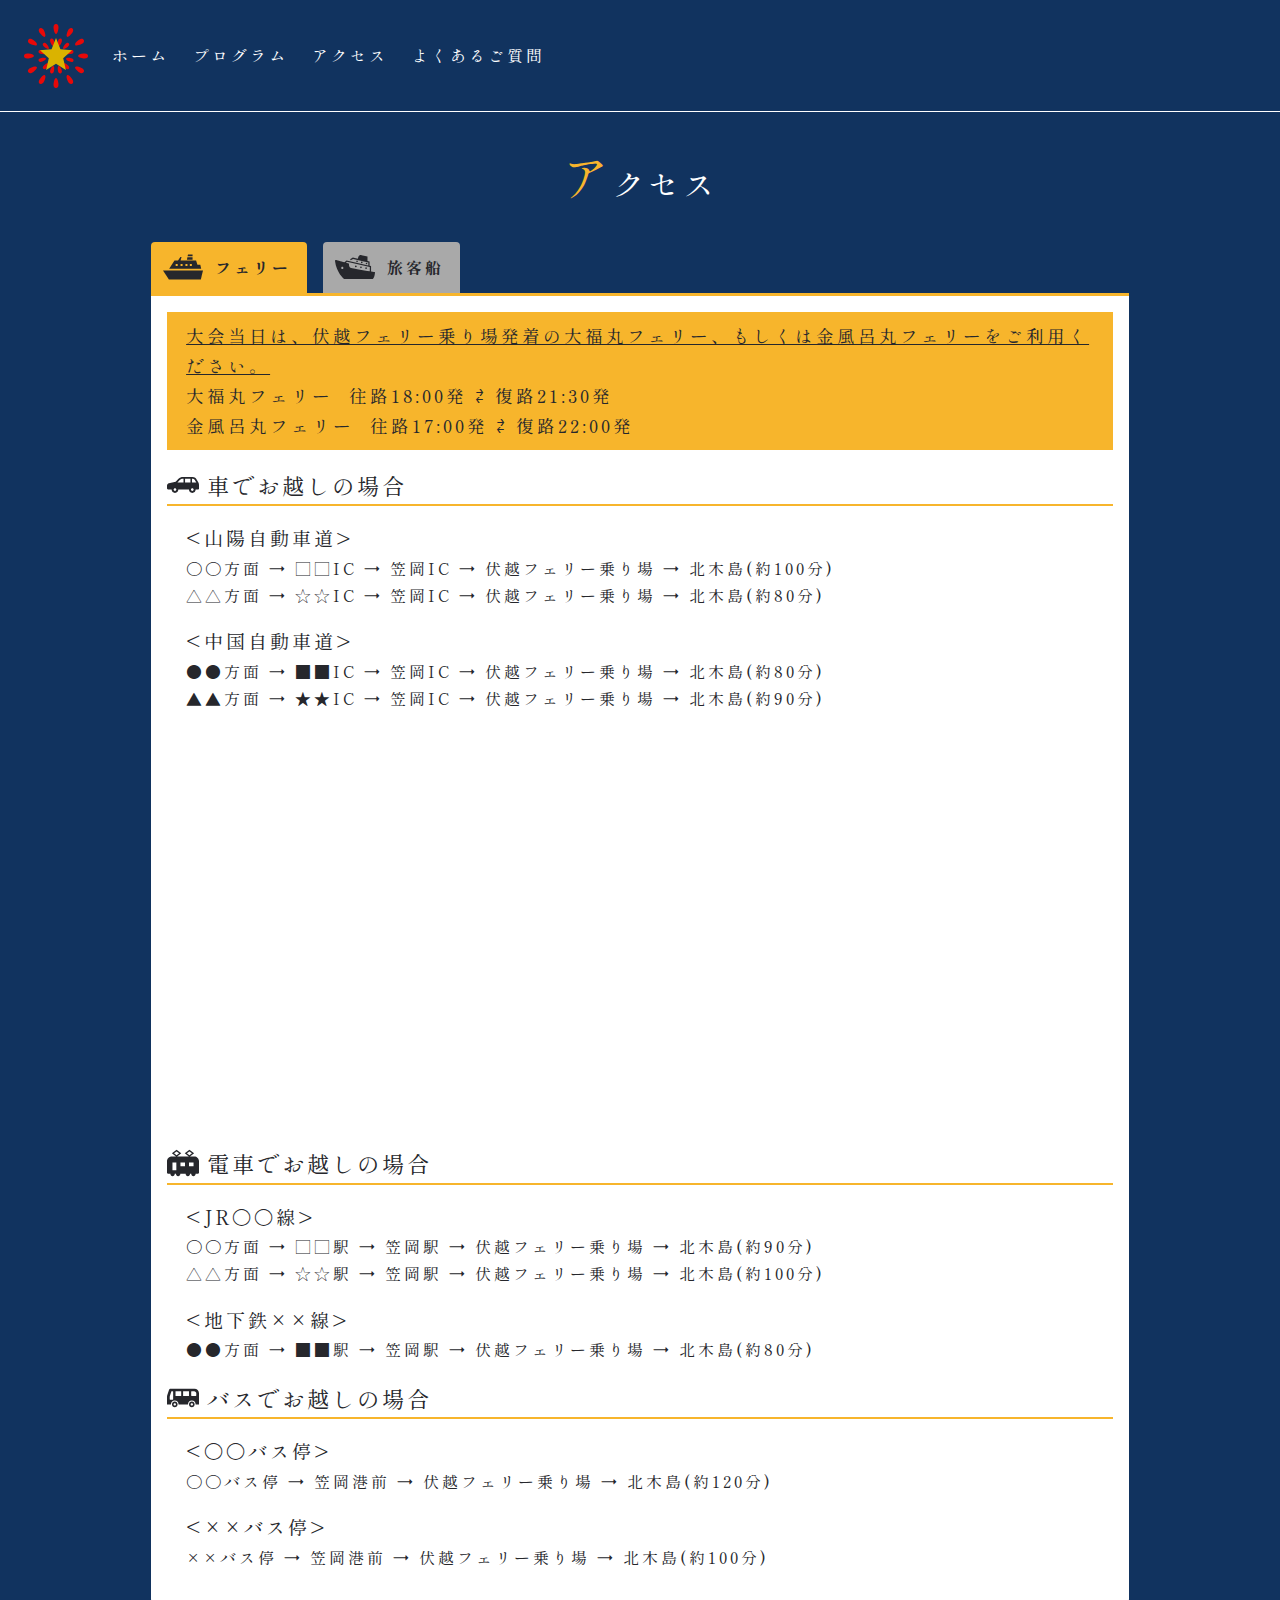
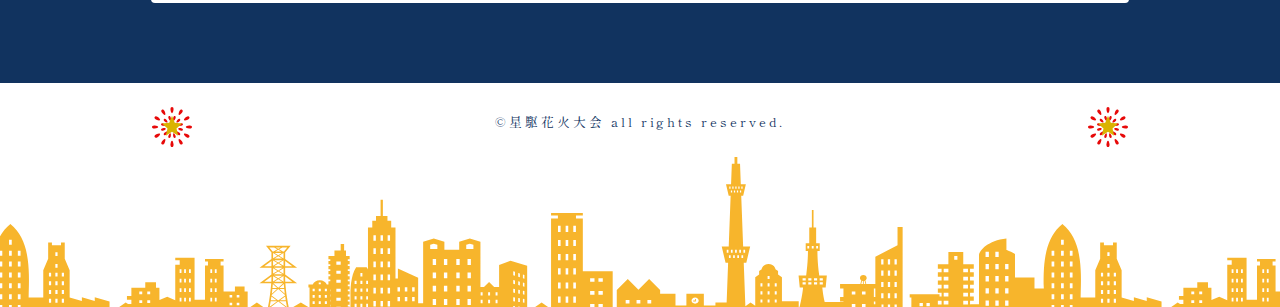
<file: access.html>
<!DOCTYPE html>
<html lang="ja">
<head>
    <meta charset="UTF-8">
    <meta http-equiv="X-UA-Compatible" content="IE=edge">
    <meta name="viewport" content="width=device-width, initial-scale=1.0">
    <link rel="stylesheet" href="css/destyle.css" type="text/css">
    <link rel="stylesheet" href="css/common.css" type="text/css">
    <link rel="stylesheet" href="css/access.css" type="text/css">
    <link rel="preconnect" href="https://fonts.googleapis.com">
    <link rel="preconnect" href="https://fonts.gstatic.com" crossorigin>
    <link href="https://fonts.googleapis.com/css2?family=Shippori+Mincho+B1&display=swap" rel="stylesheet">
    <title>星駆花火大会 | アクセス</title>
</head>
<body>
    <header id="header">
        <nav id="nav">
            <h1 class="header-logo">
                <img src="images/logo-red.svg" alt="星駆花火大会ロゴ">
            </h1>
            <ul class="header-nav">
                <li class="header-nav-item"><a href="home.html">ホーム</a></li>
                <li class="header-nav-item"><a href="program.html">プログラム</a></li>
                <li class="header-nav-item"><a href="access.html">アクセス</a></li>
                <li class="header-nav-item"><a href="faq.html">よくあるご質問</a></li>
            </ul>
        </nav>
        <div class="hamburger-menu">
            <span></span>
            <span></span>
            <span></span>
        </div>
        <div id="mask">
            <nav class="global-nav">
                <ul class="nav-list">
                    <li class="header-nav-item"><a href="home.html">ホーム</a></li>
                    <li class="header-nav-item"><a href="program.html">プログラム</a></li>
                    <li class="header-nav-item"><a href="access.html">アクセス</a></li>
                    <li class="header-nav-item"><a href="faq.html">よくあるご質問</a></li>
                </ul>
            </nav>
        </div>
    </header>
    <main id="main">
        <section id="access" class="wrapper">
            <div class="section-title">
                <p>アクセス</p>
            </div>
            <div class="tab-container">
                <input type="radio" id="access-ferry" name="tab" class="tab-menu" checked="checked">
                <label class="tab-label" for="access-ferry" id="ferry-tab">フェリー</label>
                <div class="tab-contents">
                    <div class="access-container">
                        <div class="access-note">
                            <p>大会当日は、伏越フェリー乗り場発着の大福丸フェリー、もしくは金風呂丸フェリーをご利用ください。</p>
                            <dl>
                                <dt>大福丸フェリー</dt>
                                <dd>往路18:00発&nbsp⇄&nbsp復路21:30発</dd>
                            </dl>
                            <dl>
                                <dt>金風呂丸フェリー</dt>
                                <dd>往路17:00発&nbsp⇄&nbsp復路22:00発</dd>
                            </dl>
                        </div>
                        <h2 class="aceess-title car">車でお越しの場合</h2>
                        <div class="method">
                            <div class="detail">
                                <h3 class="detail-title">&lt;山陽自動車道&gt;</h3>
                                <p>〇〇方面&nbsp→&nbsp□□IC&nbsp→&nbsp笠岡IC&nbsp→&nbsp伏越フェリー乗り場&nbsp→&nbsp北木島(約100分)</p>
                                <p>△△方面&nbsp→&nbsp☆☆IC&nbsp→&nbsp笠岡IC&nbsp→&nbsp伏越フェリー乗り場&nbsp→&nbsp北木島(約80分)</p>
                            </div>
                            <div class="detail">
                                <h3 class="detail-title">&lt;中国自動車道&gt;</h3>
                                <p>●●方面&nbsp→&nbsp■■IC&nbsp→&nbsp笠岡IC&nbsp→&nbsp伏越フェリー乗り場&nbsp→&nbsp北木島(約80分)</p>
                                <p>▲▲方面&nbsp→&nbsp★★IC&nbsp→&nbsp笠岡IC&nbsp→&nbsp伏越フェリー乗り場&nbsp→&nbsp北木島(約90分)</p>
                            </div>
                        </div>
                        <div class="map">
                            <iframe src="https://www.google.com/maps/embed?pb=!1m18!1m12!1m3!1d3288.1241869398423!2d133.50732131565846!3d34.49973578048655!2m3!1f0!2f0!3f0!3m2!1i1024!2i768!4f13.1!3m3!1m2!1s0x35516ba60a0b3a5f%3A0xe31f4c390c424c80!2z5LyP6LaK44OV44Kn44Oq44O85LmX44KK5aC0!5e0!3m2!1sja!2sjp!4v1628859592152!5m2!1sja!2sjp" width="800" height="400" style="border:0;" allowfullscreen="" loading="lazy"></iframe>
                        </div>
                        <h2 class="aceess-title train">電車でお越しの場合</h2>
                        <div class="method">
                            <div class="detail">
                                <h3 class="detail-title">&lt;JR〇〇線&gt;</h3>
                                <p>〇〇方面&nbsp→&nbsp□□駅&nbsp→&nbsp笠岡駅&nbsp→&nbsp伏越フェリー乗り場&nbsp→&nbsp北木島(約90分)</p>
                                <p>△△方面&nbsp→&nbsp☆☆駅&nbsp→&nbsp笠岡駅&nbsp→&nbsp伏越フェリー乗り場&nbsp→&nbsp北木島(約100分)</p>
                            </div>
                            <div class="detail">
                                <h3 class="detail-title">&lt;地下鉄××線&gt;</h3>
                                <p>●●方面&nbsp→&nbsp■■駅&nbsp→&nbsp笠岡駅&nbsp→&nbsp伏越フェリー乗り場&nbsp→&nbsp北木島(約80分)</p>
                            </div>
                        </div>
                        <h2 class="aceess-title bus">バスでお越しの場合</h2>
                        <div class="method">
                            <div class="detail">
                                <h3 class="detail-title">&lt;〇〇バス停&gt;</h3>
                                <p>〇〇バス停&nbsp→&nbsp笠岡港前&nbsp→&nbsp伏越フェリー乗り場&nbsp→&nbsp北木島(約120分)</p>
                            </div>
                            <div class="detail">
                                <h3 class="detail-title">&lt;××バス停&gt;</h3>
                                <p>××バス停&nbsp→&nbsp笠岡港前&nbsp→&nbsp伏越フェリー乗り場&nbsp→&nbsp北木島(約100分)</p>
                            </div>
                        </div>
                    </div>
                </div>

                <input type="radio" id="access-passenger-ship" name="tab" class="tab-menu">
                <label class="tab-label" for="access-passenger-ship" id="passenger-ship-tab">旅客船</label>
                <div class="tab-contents">
                    <div class="access-container">
                        <div class="access-note">
                            <p>大会当日は、笠岡の住吉港から運航する三洋汽船の旅客船をご利用ください。</p>
                            <dl>
                                <dt>旅客船</dt>
                                <dd>往路17:30発&nbsp⇄&nbsp復路なし</dd>
                            </dl>
                            <span>旅客船の復路はありませんので、お帰りの際はフェリーをご利用ください。</span>
                        </div>
                        <div class="access-item">
                            <h2 class="aceess-title car">車でお越しの場合</h2>
                            <div class="method">
                                <div class="detail">
                                    <h3 class="detail-title">&lt;山陽自動車道&gt;</h3>
                                    <p>〇〇方面&nbsp→&nbsp□□IC&nbsp→&nbsp笠岡IC&nbsp→&nbsp笠岡港&nbsp→&nbsp北木島(約120分)</p>
                                    <p>△△方面&nbsp→&nbsp☆☆IC&nbsp→&nbsp笠岡IC&nbsp→&nbsp笠岡港&nbsp→&nbsp北木島(約100分)</p>
                                </div>
                                <div class="detail">
                                    <h3 class="detail-title">&lt;中国自動車道&gt;</h3>
                                    <p>●●方面&nbsp→&nbsp■■IC&nbsp→&nbsp笠岡IC&nbsp→&nbsp笠岡港&nbsp→&nbsp北木島(約80分)</p>
                                    <p>▲▲方面&nbsp→&nbsp★★IC&nbsp→&nbsp笠岡IC&nbsp→&nbsp笠岡港&nbsp→&nbsp北木島(約60分)</p>
                                </div>
                            </div>
                            <div class="map">
                                <iframe src="https://www.google.com/maps/embed?pb=!1m18!1m12!1m3!1d3287.975933484139!2d133.5009059512982!3d34.50349440116528!2m3!1f0!2f0!3f0!3m2!1i1024!2i768!4f13.1!3m3!1m2!1s0x35516aea098f5481%3A0x227a5bf04a05e47d!2z56yg5bKh5riv!5e0!3m2!1sja!2sjp!4v1628861588010!5m2!1sja!2sjp" width="800" height="400" style="border:0;" allowfullscreen="" loading="lazy"></iframe>
                            </div>
                        </div>
                        <div class="access-item">
                            <h2 class="aceess-title train">電車でお越しの場合</h2>
                            <div class="method">
                                <div class="detail">
                                    <h3 class="detail-title">&lt;JR〇〇線&gt;</h3>
                                    <p>〇〇方面&nbsp→&nbsp□□駅&nbsp→&nbsp笠岡駅&nbsp→&nbsp笠岡港&nbsp→&nbsp北木島(約100分)</p>
                                    <p>△△方面&nbsp→&nbsp☆☆駅&nbsp→&nbsp笠岡駅&nbsp→&nbsp笠岡港&nbsp→&nbsp北木島(約80分)</p>
                                </div>
                                <div class="detail">
                                    <h3 class="detail-title">&lt;地下鉄××線&gt;</h3>
                                    <p>●●方面&nbsp→&nbsp■■駅&nbsp→&nbsp笠岡駅&nbsp→&nbsp笠岡港&nbsp→&nbsp北木島(約110分)</p>
                                </div>
                            </div>
                        </div>
                        <div class="access-item">
                            <h2 class="aceess-title bus">バスでお越しの場合</h2>
                            <div class="method">
                                <div class="detail">
                                    <h3 class="detail-title">&lt;〇〇バス停&gt;</h3>
                                    <p>〇〇バス停&nbsp→&nbsp笠岡港前&nbsp→&nbsp笠岡港&nbsp→&nbsp北木島(約120分)</p>
                                </div>
                                <div class="detail">
                                    <h3 class="detail-title">&lt;××バス停&gt;</h3>
                                    <p>××バス停&nbsp→&nbsp笠岡港前&nbsp→&nbsp笠岡港&nbsp→&nbsp北木島(約150分)</p>
                                </div>
                            </div>
                        </div>
                    </div>
                </div>
            </div>
        </section>
    </main>

    <footer id="footer">
        <div class="footer-wrapper">
            <div class="footer-img"></div>
            <p><small>&copy;星駆花火大会 all rights reserved.</small></p>
            <div class="footer-img"></div>
        </div>
        <div class="building-image"></div>
    </footer>
    <script src="https://ajax.googleapis.com/ajax/libs/jquery/1.11.1/jquery.min.js"></script>
    <script type="text/javascript" src="js/common.js"></script>
</body>
</html>
</file>
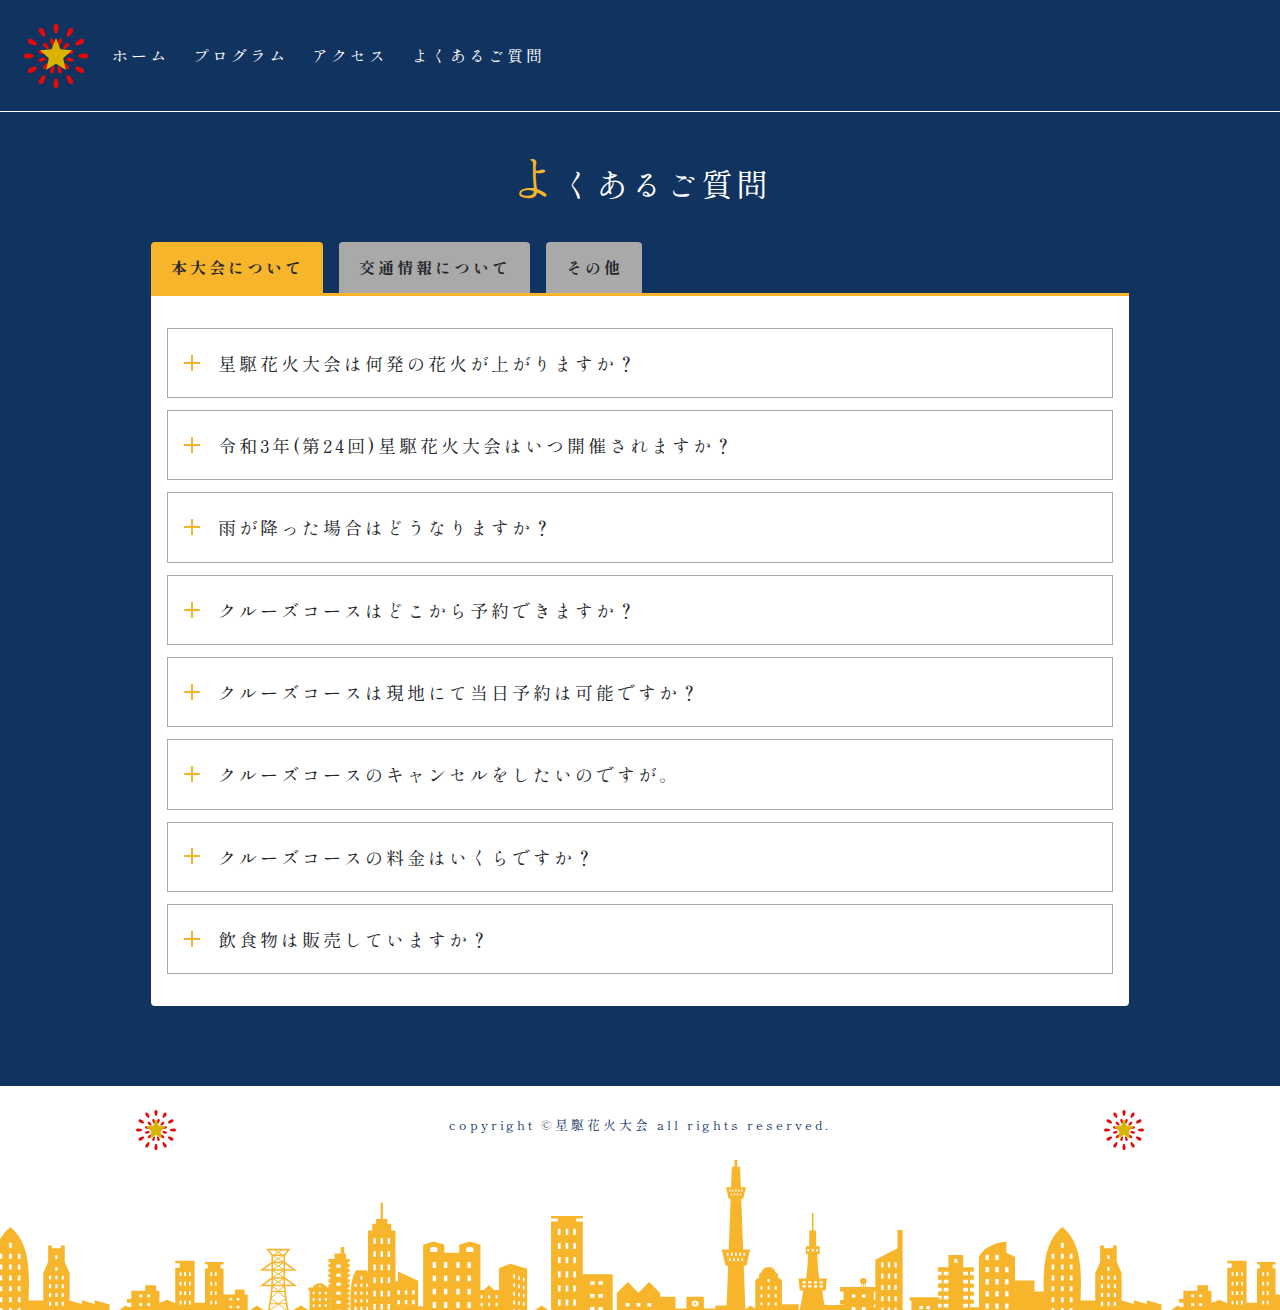
<file: faq.html>
<!DOCTYPE html>
<html lang="ja">
<head>
    <meta charset="UTF-8">
    <meta http-equiv="X-UA-Compatible" content="IE=edge">
    <meta name="viewport" content="width=device-width, initial-scale=1.0">
    <link rel="stylesheet" href="css/destyle.css" type="text/css">
    <link rel="stylesheet" href="css/common.css" type="text/css">
    <link rel="stylesheet" href="css/faq.css" type="text/css">
    <link rel="preconnect" href="https://fonts.googleapis.com">
    <link rel="preconnect" href="https://fonts.gstatic.com" crossorigin>
    <link href="https://fonts.googleapis.com/css2?family=Shippori+Mincho+B1&display=swap" rel="stylesheet">
    <title>星駆花火大会 | よくあるご質問</title>
</head>
<body>
    <header id="header">
        <nav id="nav">
            <h1 class="header-logo">
                <img src="images/logo-red.svg" alt="星駆花火大会ロゴ">
            </h1>
            <ul class="header-nav">
                <li class="header-nav-item"><a href="home.html">ホーム</a></li>
                <li class="header-nav-item"><a href="program.html">プログラム</a></li>
                <li class="header-nav-item"><a href="access.html">アクセス</a></li>
                <li class="header-nav-item"><a href="faq.html">よくあるご質問</a></li>
            </ul>
        </nav>
        <div class="hamburger-menu">
            <span></span>
            <span></span>
            <span></span>
        </div>
        <div id="mask">
            <nav class="global-nav">
                <ul class="nav-list">
                    <li class="header-nav-item"><a href="home.html">ホーム</a></li>
                    <li class="header-nav-item"><a href="program.html">プログラム</a></li>
                    <li class="header-nav-item"><a href="access.html">アクセス</a></li>
                    <li class="header-nav-item"><a href="faq.html">よくあるご質問</a></li>
                </ul>
            </nav>
        </div>
    </header>
    <main id="main">
        <section id="faq" class="wrapper">
            <div class="section-title">
                <p>よくあるご質問</p>
            </div>
            <div class="tab-container">
                <input type="radio" id="faq-event" name="tab" class="tab-menu" checked="checked">
                <label class="tab-label" for="faq-event">本大会について</label>
                <div class="tab-contents">
                    <ul class="accordion-container">
                        <li class="accordion-item">
                            <h2 class="question">星駆花火大会は何発の花火が上がりますか？</h2>
                            <div class="answer">
                                <p>開催年の参加される煙火業者の数にもよりますが、毎年おおよそ２万発の花火の打ち上げを予定しております。</p>
                            </div>
                        </li>
                        <li class="accordion-item">
                            <h2 class="question">令和3年(第24回)星駆花火大会はいつ開催されますか？</h2>
                            <div class="answer">
                                <p>令和3年(第24回)星駆花火大会は8月29日(日)19:00~21:00を予定しております。</p>
                            </div>
                        </li>
                        <li class="accordion-item">
                            <h2 class="question">雨が降った場合はどうなりますか？</h2>
                            <div class="answer">
                                <p>雨が降った場合は中止です。</p>
                                <p>中止の場合は、当日15:00までに中止の旨を本HPにてお知らせします。</p>
                            </div>
                        </li>
                        <li class="accordion-item">
                            <h2 class="question">クルーズコースはどこから予約できますか？</h2>
                            <div class="answer">
                                <p><a href="reserve.html">こちらのリンク</a>からご予約可能となっております。</p>
                            </div>
                        </li>
                        <li class="accordion-item">
                            <h2 class="question">クルーズコースは現地にて当日予約は可能ですか？</h2>
                            <div class="answer">
                                <p>キャンセル等で空きがある場合は、当日予約が可能でございます。</p>
                            </div>
                        </li>
                        <li class="accordion-item">
                            <h2 class="question">クルーズコースのキャンセルをしたいのですが。</h2>
                            <div class="answer">
                                <p>お客様専用のフリーダイヤル「0120-XX-XXXX」にてキャンセルのご連絡をお願いいたします。</p>
                            </div>
                        </li>
                        <li class="accordion-item">
                            <h2 class="question">クルーズコースの料金はいくらですか？</h2>
                            <div class="answer">
                                <p>１団体様3,000円となっております。</p>
                            </div>
                        </li>
                        <li class="accordion-item">
                            <h2 class="question">飲食物は販売していますか？</h2>
                            <div class="answer">
                                <p>飲食物は屋台が出ておりますので、そちらでお買い求めください。</p>
                                <p>飲み物に関しては、自動販売機もございます。</p>
                            </div>
                        </li>
                    </ul>
                </div>

                <input type="radio" id="faq-traffic" name="tab" class="tab-menu">
                <label class="tab-label" for="faq-traffic">交通情報について</label>
                <div class="tab-contents">
                    <ul class="accordion-container">
                        <li class="accordion-item">
                            <h2 class="question">北木島へのアクセス方法を教えてください。</h2>
                            <div class="answer">
                                <p>北木島へのアクセスはフェリー、または旅客船にてお越しください。</p>
                                <p><a href="access.html">こちらのリンク</a>にアクセス情報の詳細を記載しておりますので、ご覧ください。</p>
                            </div>
                        </li>
                        <li class="accordion-item">
                            <h2 class="question">大会終了後の帰りの旅客船はありますか？</h2>
                            <div class="answer">
                                <p>帰りの旅客船はありませんので、フェリーをご利用ください。</p>
                            </div>
                        </li>
                        <li class="accordion-item">
                            <h2 class="question">大福丸フェリー、または金風呂丸フェリーに駐車場はありますか？</h2>
                            <div class="answer">
                                <p>大福丸フェリーターミナルには200台分の駐車場があります。</p>
                                <p>金風呂丸フェリーターミナルには180台分の駐車場があります。</p>
                            </div>
                        </li>
                    </ul>
                </div>

                <input type="radio" id="faq-other" name="tab" class="tab-menu">
                <label class="tab-label" for="faq-other">その他</label>
                <div class="tab-contents">
                    <ul class="accordion-container">
                        <li class="accordion-item">
                            <h2 class="question">開催に伴い、会場にてコロナ感染症対策は何かしていますか？</h2>
                            <div class="answer">
                                <p>会場に入る前に検温とアルコール消毒を実施しております。</p>
                                <p>会場内はマスク必須でございます。マスクをお持ちでない方は1枚50円でご購入いただきます。</p>
                            </div>
                        </li>
                        <li class="accordion-item">
                            <h2 class="question">電話で問い合わせしたいのですが、フリーダイヤルはありますか？</h2>
                            <div class="answer">
                                <p>お客様専用のフリーダイヤル「0120-XX-XXXX」がございます。</p>
                            </div>
                        </li>
                        <li class="accordion-item">
                            <h2 class="question">チャットやメールで問い合わせしたいのですが、可能ですか？</h2>
                            <div class="answer">
                                <p>チャットやメールでのお問い合わせはできません。ご了承ください。</p>
                            </div>
                        </li>
                        <li class="accordion-item">
                            <h2 class="question">飲食物や椅子、テントなどの持ち込みは可能ですか？</h2>
                            <div class="answer">
                                <p>はい、持ち込み可能でございます。</p>
                                <p>椅子やテントをご利用の方は、他のお客様のご迷惑にならないようご配慮をお願いいたします。</p>
                            </div>
                        </li>
                        <li class="accordion-item">
                            <h2 class="question">椅子やテントなどのレンタルサービスはありますか？</h2>
                            <div class="answer">
                                <p>レンタルサービスはございません。</p>
                            </div>
                        </li>
                    </ul>
                </div>
            </div>
        </section>
    </main>

    <footer id="footer">
        <div class="footer-wrapper">
            <div class="footer-img"></div>
            <p><small>copyright &copy;星駆花火大会 all rights reserved.</small></p>
            <div class="footer-img"></div>
        </div>
        <div class="building-image"></div>
    </footer>

    <script src="https://ajax.googleapis.com/ajax/libs/jquery/1.11.1/jquery.min.js"></script>
    <script type="text/javascript" src="js/common.js"></script>
    <script type="text/javascript" src="js/faq.js"></script>
</body>
</html>
</file>
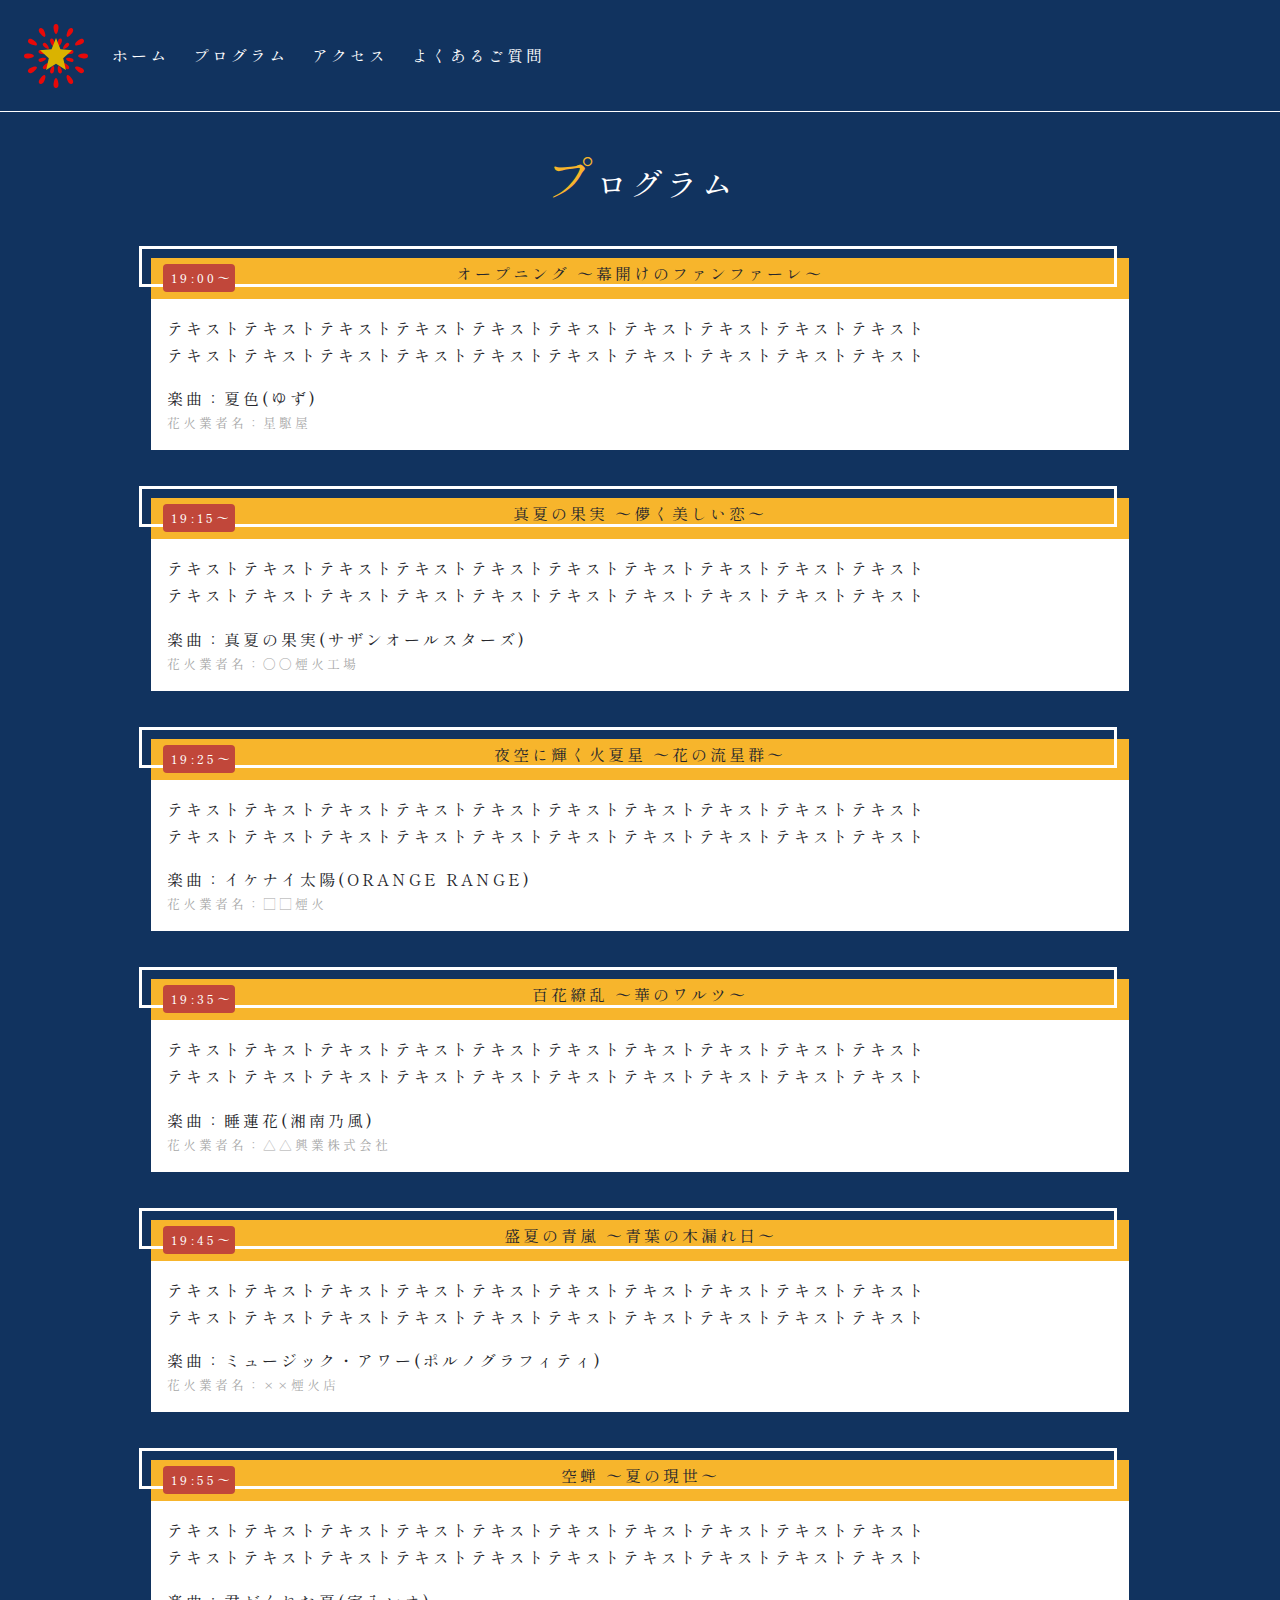
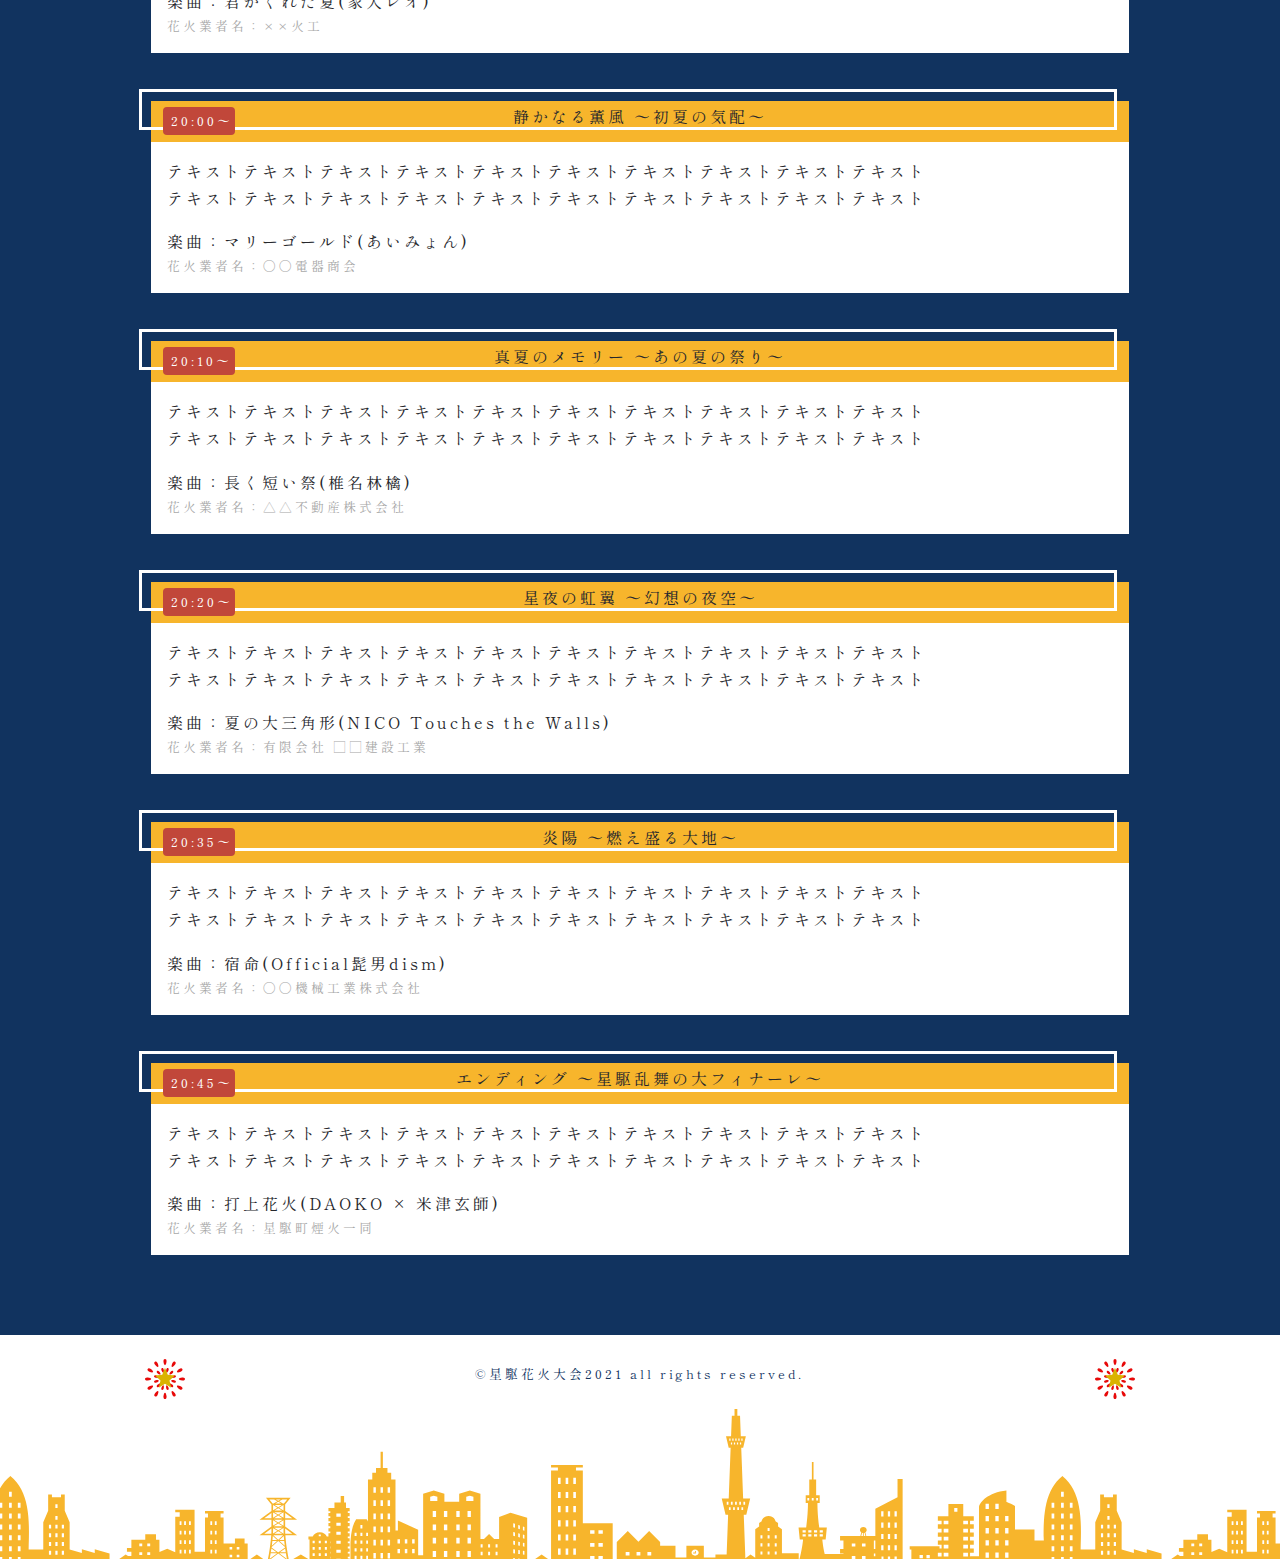
<file: program.html>
<!DOCTYPE html>
<html lang="ja">
<head>
    <meta charset="UTF-8">
    <meta http-equiv="X-UA-Compatible" content="IE=edge">
    <meta name="viewport" content="width=device-width, initial-scale=1.0">
    <link rel="stylesheet" href="css/destyle.css" type="text/css">
    <link rel="stylesheet" href="css/common.css" type="text/css">
    <link rel="stylesheet" href="css/program.css" type="text/css">
    <link rel="preconnect" href="https://fonts.googleapis.com">
    <link rel="preconnect" href="https://fonts.gstatic.com" crossorigin>
    <link href="https://fonts.googleapis.com/css2?family=Shippori+Mincho+B1&display=swap" rel="stylesheet">
    <title>星駆花火大会 | プログラム</title>
</head>
<body>
    <header id="header">
        <nav id="nav">
            <h1 class="header-logo">
                <img src="images/logo-red.svg" alt="星駆花火大会ロゴ">
            </h1>
            <ul class="header-nav">
                <li class="header-nav-item"><a href="home.html">ホーム</a></li>
                <li class="header-nav-item"><a href="program.html">プログラム</a></li>
                <li class="header-nav-item"><a href="access.html">アクセス</a></li>
                <li class="header-nav-item"><a href="faq.html">よくあるご質問</a></li>
            </ul>
        </nav>
        <div class="hamburger-menu">
            <span></span>
            <span></span>
            <span></span>
        </div>
        <div id="mask">
            <nav class="global-nav">
                <ul class="nav-list">
                    <li class="header-nav-item"><a href="home.html">ホーム</a></li>
                    <li class="header-nav-item"><a href="program.html">プログラム</a></li>
                    <li class="header-nav-item"><a href="access.html">アクセス</a></li>
                    <li class="header-nav-item"><a href="faq.html">よくあるご質問</a></li>
                </ul>
            </nav>
        </div>
    </header>
    <main id="main">
        <section id="program" class="wrapper">
            <div class="section-title">
                <p>プログラム</p>
            </div>
            <ul class="program-container">
                <li class="program-contents">
                    <div class="program-description">
                        <div class="program-title">
                            <h2>オープニング 〜幕開けのファンファーレ〜</h2>
                            <p class="start-time">19:00〜</p>
                        </div>
                        <div class="program-detail">
                            <p>テキストテキストテキストテキストテキストテキストテキストテキストテキストテキスト</p>
                            <p>テキストテキストテキストテキストテキストテキストテキストテキストテキストテキスト</p>
                            <p class="song">楽曲：夏色(ゆず)</p>
                            <p class="trader">花火業者名：星駆屋</p>
                        </div>
                    </div>
                </li>
                <li class="program-contents">
                    <div class="program-description">
                        <div class="program-title">
                            <h2>真夏の果実 〜儚く美しい恋〜</h2>
                            <p class="start-time">19:15〜</p>
                        </div>
                        <div class="program-detail">
                            <p>テキストテキストテキストテキストテキストテキストテキストテキストテキストテキスト</p>
                            <p>テキストテキストテキストテキストテキストテキストテキストテキストテキストテキスト</p>
                            <p class="song">楽曲：真夏の果実(サザンオールスターズ)</p>
                            <p class="trader">花火業者名：〇〇煙火工場</p>
                        </div>
                    </div>
                </li>
                <li class="program-contents">
                    <div class="program-description">
                        <div class="program-title">
                            <h2>夜空に輝く火夏星 〜花の流星群〜</h2>
                            <p class="start-time">19:25〜</p>
                        </div>
                        <div class="program-detail">
                            <p>テキストテキストテキストテキストテキストテキストテキストテキストテキストテキスト</p>
                            <p>テキストテキストテキストテキストテキストテキストテキストテキストテキストテキスト</p>
                            <p class="song">楽曲：イケナイ太陽(ORANGE RANGE)</p>
                            <p class="trader">花火業者名：□□煙火</p>
                        </div>
                    </div>
                </li>
                <li class="program-contents">
                    <div class="program-description">
                        <div class="program-title">
                            <h2>百花繚乱 〜華のワルツ〜</h2>
                            <p class="start-time">19:35〜</p>
                        </div>
                        <div class="program-detail">
                            <p>テキストテキストテキストテキストテキストテキストテキストテキストテキストテキスト</p>
                            <p>テキストテキストテキストテキストテキストテキストテキストテキストテキストテキスト</p>
                            <p class="song">楽曲：睡蓮花(湘南乃風)</p>
                            <p class="trader">花火業者名：△△興業株式会社</p>
                        </div>
                    </div>
                </li>
                <li class="program-contents">
                    <div class="program-description">
                        <div class="program-title">
                            <h2>盛夏の青嵐 〜青葉の木漏れ日〜</h2>
                            <p class="start-time">19:45〜</p>
                        </div>
                        <div class="program-detail">
                            <p>テキストテキストテキストテキストテキストテキストテキストテキストテキストテキスト</p>
                            <p>テキストテキストテキストテキストテキストテキストテキストテキストテキストテキスト</p>
                            <p class="song">楽曲：ミュージック・アワー(ポルノグラフィティ)</p>
                            <p class="trader">花火業者名：××煙火店</p>
                        </div>
                    </div>
                </li>
                <li class="program-contents">
                    <div class="program-description">
                        <div class="program-title">
                            <h2>空蝉 〜夏の現世〜</h2>
                            <p class="start-time">19:55〜</p>
                        </div>
                        <div class="program-detail">
                            <p>テキストテキストテキストテキストテキストテキストテキストテキストテキストテキスト</p>
                            <p>テキストテキストテキストテキストテキストテキストテキストテキストテキストテキスト</p>
                            <p class="song">楽曲：君がくれた夏(家入レオ)</p>
                            <p class="trader">花火業者名：××火工</p>
                        </div>
                    </div>
                </li>
                <li class="program-contents">
                    <div class="program-description">
                        <div class="program-title">
                            <h2>静かなる薫風 〜初夏の気配〜</h2>
                            <p class="start-time">20:00〜</p>
                        </div>
                        <div class="program-detail">
                            <p>テキストテキストテキストテキストテキストテキストテキストテキストテキストテキスト</p>
                            <p>テキストテキストテキストテキストテキストテキストテキストテキストテキストテキスト</p>
                            <p class="song">楽曲：マリーゴールド(あいみょん)</p>
                            <p class="trader">花火業者名：〇〇電器商会</p>
                        </div>
                    </div>
                </li>
                <li class="program-contents">
                    <div class="program-description">
                        <div class="program-title">
                            <h2>真夏のメモリー 〜あの夏の祭り〜</h2>
                            <p class="start-time">20:10〜</p>
                        </div>
                        <div class="program-detail">
                            <p>テキストテキストテキストテキストテキストテキストテキストテキストテキストテキスト</p>
                            <p>テキストテキストテキストテキストテキストテキストテキストテキストテキストテキスト</p>
                            <p class="song">楽曲：長く短い祭(椎名林檎)</p>
                            <p class="trader">花火業者名：△△不動産株式会社</p>
                        </div>
                    </div>
                </li>
                <li class="program-contents">
                    <div class="program-description">
                        <div class="program-title">
                            <h2>星夜の虹翼 〜幻想の夜空〜</h2>
                            <p class="start-time">20:20〜</p>
                        </div>
                        <div class="program-detail">
                            <p>テキストテキストテキストテキストテキストテキストテキストテキストテキストテキスト</p>
                            <p>テキストテキストテキストテキストテキストテキストテキストテキストテキストテキスト</p>
                            <p class="song">楽曲：夏の大三角形(NICO Touches the Walls)</p>
                            <p class="trader">花火業者名：有限会社 □□建設工業</p>
                        </div>
                    </div>
                </li>
                <li class="program-contents">
                    <div class="program-description">
                        <div class="program-title">
                            <h2>炎陽 〜燃え盛る大地〜</h2>
                            <p class="start-time">20:35〜</p>
                        </div>
                        <div class="program-detail">
                            <p>テキストテキストテキストテキストテキストテキストテキストテキストテキストテキスト</p>
                            <p>テキストテキストテキストテキストテキストテキストテキストテキストテキストテキスト</p>
                            <p class="song">楽曲：宿命(Official髭男dism)</p>
                            <p class="trader">花火業者名：〇〇機械工業株式会社</p>
                        </div>
                    </div>
                </li>
                <li class="program-contents">
                    <div class="program-description">
                        <div class="program-title">
                            <h2>エンディング 〜星駆乱舞の大フィナーレ〜</h2>
                            <p class="start-time">20:45〜</p>
                        </div>
                        <div class="program-detail">
                            <p>テキストテキストテキストテキストテキストテキストテキストテキストテキストテキスト</p>
                            <p>テキストテキストテキストテキストテキストテキストテキストテキストテキストテキスト</p>
                            <p class="song">楽曲：打上花火(DAOKO × 米津玄師)</p>
                            <p class="trader">花火業者名：星駆町煙火一同</p>
                        </div>
                    </div>
                </li>
            </ul>
        </section>
    </main>

    <footer id="footer">
        <div class="footer-wrapper">
            <div class="footer-img"></div>
            <p><small>&copy;星駆花火大会2021 all rights reserved.</small></p>
            <div class="footer-img"></div>
        </div>
        <div class="building-image"></div>
    </footer>

    <script src="https://ajax.googleapis.com/ajax/libs/jquery/1.11.1/jquery.min.js"></script>
    <script type="text/javascript" src="js/common.js"></script>
</body>
</html>
</file>
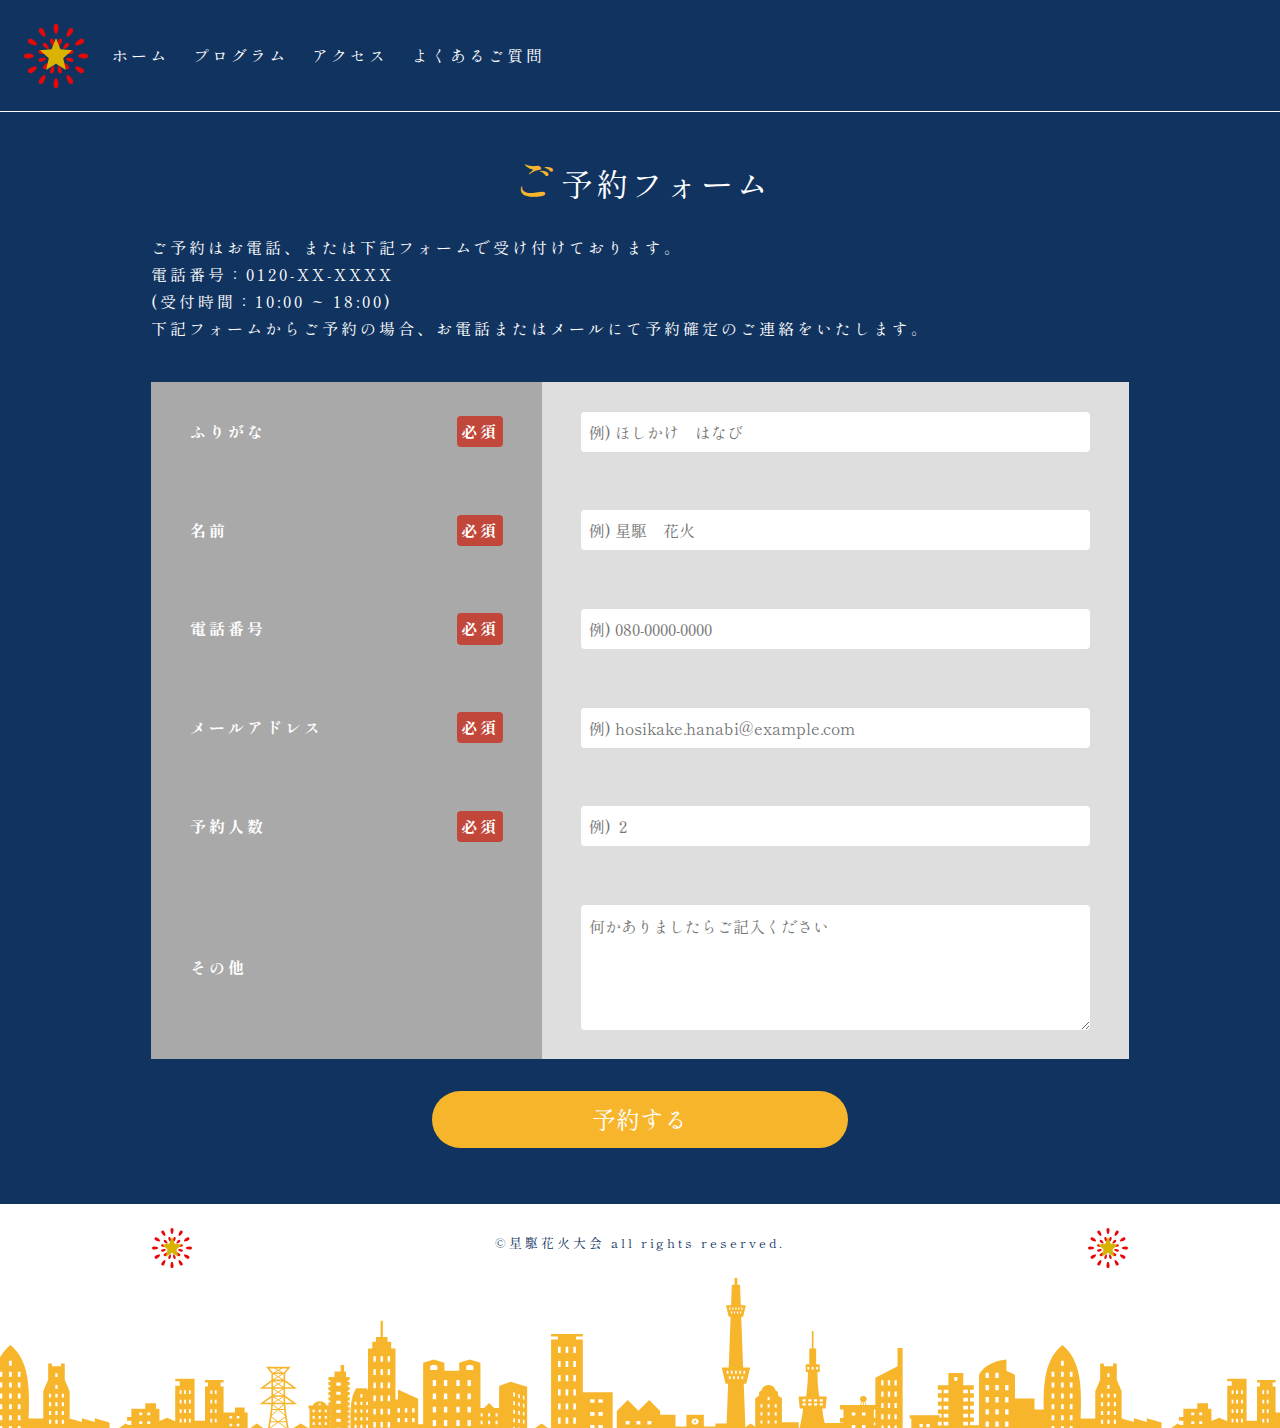
<file: reserve.html>
<!DOCTYPE html>
<html lang="ja">
<head>
    <meta charset="UTF-8">
    <meta http-equiv="X-UA-Compatible" content="IE=edge">
    <meta name="viewport" content="width=device-width, initial-scale=1.0">
    <link rel="stylesheet" href="css/destyle.css" type="text/css">
    <link rel="stylesheet" href="css/common.css" type="text/css">
    <link rel="stylesheet" href="css/reserve.css" type="text/css">
    <link rel="preconnect" href="https://fonts.googleapis.com">
    <link rel="preconnect" href="https://fonts.gstatic.com" crossorigin>
    <link href="https://fonts.googleapis.com/css2?family=Shippori+Mincho+B1&display=swap" rel="stylesheet">
    <title>星駆花火大会 | クルーズコース予約</title>
</head>
<body>
    <header id="header">
        <nav id="nav">
            <h1 class="header-logo">
                <img src="images/logo-red.svg" alt="星駆花火大会ロゴ">
            </h1>
            <ul class="header-nav">
                <li class="header-nav-item"><a href="home.html">ホーム</a></li>
                <li class="header-nav-item"><a href="program.html">プログラム</a></li>
                <li class="header-nav-item"><a href="access.html">アクセス</a></li>
                <li class="header-nav-item"><a href="faq.html">よくあるご質問</a></li>
            </ul>
        </nav>
        <div class="hamburger-menu">
            <span></span>
            <span></span>
            <span></span>
        </div>
        <div id="mask">
            <nav class="global-nav">
                <ul class="nav-list">
                    <li class="header-nav-item"><a href="home.html">ホーム</a></li>
                    <li class="header-nav-item"><a href="program.html">プログラム</a></li>
                    <li class="header-nav-item"><a href="access.html">アクセス</a></li>
                    <li class="header-nav-item"><a href="faq.html">よくあるご質問</a></li>
                </ul>
            </nav>
        </div>
    </header>
    <main id="main">
        <section id="reserve" class="wrapper">
            <div class="section-title">
                <p>ご予約フォーム</p>
            </div>
            <div class="reserve-msg">
                <p>ご予約はお電話、または下記フォームで受け付けております。</p>
                <p>電話番号：0120-XX-XXXX</p>
                <p>(受付時間：10:00 ~ 18:00)</p>
                <p>下記フォームからご予約の場合、お電話またはメールにて予約確定のご連絡をいたします。</p>
            </div>
            <form method="POST" action="" class="form-group">
                <dl>
                    <dt>
                        <label for="ruby">ふりがな</label>
                        <p class="required">必須</p>
                    </dt>
                    <dd>
                        <input type="text" name="ruby" id="ruby" placeholder="例) ほしかけ　はなび" required>
                    </dd>
                    <dt>
                        <label for="name">名前</label>
                        <p class="required">必須</p>
                    </dt>
                    <dd>
                        <input type="text" name="name" id="name" placeholder="例) 星駆　花火" required>
                    </dd>
                    <dt>
                        <label for="tel">電話番号</label>
                        <p class="required">必須</p>
                    </dt>
                    <dd>
                        <input type="text" name="tel" id="tel" placeholder="例) 080-0000-0000" required>
                    </dd>
                    <dt>
                        <label for="mail">メールアドレス</label>
                        <p class="required">必須</p>
                    </dt>
                    <dd>
                        <input type="mail" name="mail" id="mail" placeholder="例) hosikake.hanabi@example.com" required>
                    </dd>
                    <dt>
                        <label for="people">予約人数</label>
                        <p class="required">必須</p>
                    </dt>
                    <dd>
                        <input type="text" name="text" id="people" placeholder="例) ２" required>
                    </dd>
                    <dt>
                        <label for="message">その他</label>
                    </dt>
                    <dd>
                        <textarea id="message" rows="4" placeholder="何かありましたらご記入ください"></textarea>
                    </dd>
                </dl>
                <input type="submit" value="予約する" id="reserve-btn">
            </form>

        </section>
    </main>

    <footer id="footer">
        <div class="footer-wrapper">
            <div class="footer-img"></div>
            <p><small>&copy;星駆花火大会 all rights reserved.</small></p>
            <div class="footer-img"></div>
        </div>
        <div class="building-image"></div>
    </footer>
    <script src="https://ajax.googleapis.com/ajax/libs/jquery/1.11.1/jquery.min.js"></script>
    <script type="text/javascript" src="js/common.js"></script>
    <script type="text/javascript" src="js/reserve.js"></script>
</body>
</html>
</file>
<file: css/common.css>
html {
  font-size: 100%;
  scroll-behavior: smooth;
}

body {
  font-family: 'Shippori Mincho B1', serif;
  letter-spacing: 3px;
  line-height: 1.7;
  color: #ffffff;
}

img {
  width: 100%;
}

a {
  -webkit-transition: all 500ms ease;
  transition: all 500ms ease;
}

a:hover {
  color: #f7b52c;
  text-decoration: underline;
}

.wrapper {
  max-width: 1080px;
  padding: 0 4%;
  margin: 0 auto;
  text-align: center;
}

.section-title {
  font-size: 2.0rem;
  position: relative;
}

@media screen and (max-width: 768px) {
  .section-title {
    font-size: 1.8rem;
  }
}

@media screen and (max-width: 768px) {
  .section-title {
    font-size: 1.6rem;
  }
}

.section-title::first-letter {
  color: #f7b52c;
  font-size: 3.0rem;
}

@media screen and (max-width: 768px) {
  .section-title::first-letter {
    font-size: 2.8rem;
  }
}

@media screen and (max-width: 768px) {
  .section-title::first-letter {
    font-size: 2.6rem;
  }
}

#header {
  position: relative;
}

#header #nav {
  position: absolute;
  top: 24px;
  left: 24px;
  display: -webkit-box;
  display: -ms-flexbox;
  display: flex;
}

#header #nav .header-logo {
  padding-right: 24px;
}

#header #nav .header-logo img {
  height: 64px;
  width: 64px;
}

#header #nav .header-nav {
  display: -webkit-box;
  display: -ms-flexbox;
  display: flex;
  -webkit-box-align: center;
      -ms-flex-align: center;
          align-items: center;
}

@media screen and (max-width: 768px) {
  #header #nav .header-nav {
    display: none;
  }
}

#header #nav .header-nav .header-nav-item {
  padding-right: 24px;
}

#header .hamburger-menu {
  display: none;
  position: relative;
  width: 30px;
  height: 20px;
  cursor: pointer;
  margin-top: 45px;
  margin-left: 88%;
}

@media screen and (max-width: 768px) {
  #header .hamburger-menu {
    display: inline-block;
  }
}

#header .hamburger-menu span {
  display: inline-block;
  position: absolute;
  background-color: #ffffff;
  width: 100%;
  height: 2px;
  border-radius: 2px;
  -webkit-transition: all 500ms;
  transition: all 500ms;
}

#header .hamburger-menu span:nth-of-type(1) {
  top: 0;
}

#header .hamburger-menu span:nth-of-type(2) {
  top: 50%;
}

#header .hamburger-menu span:nth-of-type(3) {
  top: 100%;
}

#header #mask {
  display: none;
}

#header.open .hamburger-menu span {
  z-index: 30;
  background-color: #fff;
}

#header.open .hamburger-menu span:nth-of-type(1) {
  -webkit-transform: translateY(10px) rotate(315deg);
          transform: translateY(10px) rotate(315deg);
}

#header.open .hamburger-menu span:nth-of-type(2) {
  opacity: 0;
}

#header.open .hamburger-menu span:nth-of-type(3) {
  -webkit-transform: translateY(-10px) rotate(405deg);
          transform: translateY(-10px) rotate(405deg);
}

#header.open #mask {
  display: block;
  -webkit-box-orient: vertical;
  -webkit-box-direction: normal;
      -ms-flex-direction: column;
          flex-direction: column;
  position: fixed;
  top: 0;
  left: 0;
  width: 100%;
  height: 100%;
  background: #26272c;
  opacity: .9;
  z-index: 20;
  cursor: pointer;
}

#header.open #mask .global-nav {
  margin-top: 50px;
}

#header.open #mask .global-nav .nav-list {
  color: #ffffff;
}

#header.open #mask .global-nav .nav-list li {
  font-size: 1.5rem;
  padding: 10px 60px;
}

#footer {
  position: relative;
  color: #11335f;
  padding: 24px 0 160px;
}

#footer .footer-wrapper {
  display: -webkit-box;
  display: -ms-flexbox;
  display: flex;
  -ms-flex-pack: distribute;
      justify-content: space-around;
  text-align: center;
}

#footer .footer-wrapper .footer-img {
  background-image: url(../images/logo-red.svg);
  background-repeat: repeat;
  background-size: cover;
  height: 40px;
  width: 40px;
}

@media screen and (max-width: 414px) {
  #footer .footer-wrapper .footer-img {
    display: none;
  }
}

#footer .building-image {
  position: absolute;
  left: 0;
  bottom: 0;
  background-image: url("../images/building-yellow.svg");
  background-repeat: repeat-x;
  background-position: center;
  height: 150px;
  width: 100vw;
}

.tab-container {
  display: -webkit-box;
  display: -ms-flexbox;
  display: flex;
  -ms-flex-wrap: wrap;
      flex-wrap: wrap;
  margin: 24px 0;
}

.tab-container:after {
  content: '';
  width: 100%;
  height: 3px;
  background-color: #f7b52c;
  display: block;
  -webkit-box-ordinal-group: 0;
      -ms-flex-order: -1;
          order: -1;
}

.tab-label {
  color: #26272c;
  background-color: #a9a9a9;
  font-weight: bold;
  white-space: nowrap;
  text-align: center;
  padding: 12px 2%;
  -webkit-box-ordinal-group: 0;
      -ms-flex-order: -1;
          order: -1;
  cursor: pointer;
  border-radius: 4px 4px 0 0;
}

@media screen and (max-width: 768px) {
  .tab-label {
    font-size: 0.9rem;
  }
}

@media screen and (max-width: 414px) {
  .tab-label {
    font-size: 0.7rem;
  }
}

.tab-label:not(:last-of-type) {
  margin-right: 16px;
}

@media screen and (max-width: 768px) {
  .tab-label:not(:last-of-type) {
    margin-right: 12px;
  }
}

@media screen and (max-width: 414px) {
  .tab-label:not(:last-of-type) {
    margin-right: 6px;
  }
}

.tab-contents {
  width: 100%;
  height: 0;
  overflow: hidden;
  opacity: 0;
  border-radius: 0 0 4px 4px;
  background-color: #ffffff;
}

.tab-menu:checked + .tab-label {
  background: #f7b52c;
}

.tab-menu:checked + .tab-label + .tab-contents {
  height: auto;
  color: #26272c;
  opacity: 1;
  -webkit-transition: .5s opacity;
  transition: .5s opacity;
  padding: 16px;
}

.tab-menu {
  display: none;
}
/*# sourceMappingURL=common.css.map */
</file>
<file: css/access.css>
#header {
  height: 112px;
  background-color: #11335f;
  border-bottom: 1px solid #ffffff;
}

#main {
  background-color: #11335f;
  padding-bottom: 32px;
}

#access {
  padding-top: 24px;
  padding-bottom: 24px;
}

#access #ferry-tab {
  position: relative;
  padding-left: 64px;
  padding-right: 16px;
}

#access #ferry-tab::before {
  content: '';
  left: 12px;
  top: 50%;
  position: absolute;
  display: inline-block;
  background: url("../images/ferry.svg") no-repeat;
  height: 40px;
  width: 40px;
  -webkit-transform: translateY(-50%);
          transform: translateY(-50%);
}

#access #passenger-ship-tab {
  position: relative;
  padding-left: 64px;
  padding-right: 16px;
}

#access #passenger-ship-tab::before {
  content: '';
  left: 12px;
  top: 50%;
  position: absolute;
  display: inline-block;
  background: url("../images/passenger_ship.svg") no-repeat;
  height: 40px;
  width: 40px;
  -webkit-transform: translateY(-50%);
          transform: translateY(-50%);
}

#access .access-container {
  text-align: left;
}

#access .access-container .access-note {
  background-color: #f7b52c;
  padding: 1% 2%;
  margin-bottom: 16px;
  font-size: 1.1rem;
}

@media screen and (max-width: 768px) {
  #access .access-container .access-note {
    padding: 2% 4%;
  }
}

#access .access-container .access-note p {
  text-decoration: underline;
}

#access .access-container .access-note span {
  color: red;
  font-weight: bold;
  text-decoration: none;
}

@media screen and (max-width: 414px) {
  #access .access-container .access-note span {
    display: block;
    margin-top: 16px;
  }
}

#access .access-container .access-note dl {
  display: -webkit-box;
  display: -ms-flexbox;
  display: flex;
  -ms-flex-wrap: wrap;
      flex-wrap: wrap;
  width: 100%;
}

@media screen and (max-width: 414px) {
  #access .access-container .access-note dl {
    -webkit-box-orient: vertical;
    -webkit-box-direction: normal;
        -ms-flex-direction: column;
            flex-direction: column;
  }
}

#access .access-container .access-note dl dt {
  font-weight: normal;
  width: auto;
}

@media screen and (max-width: 414px) {
  #access .access-container .access-note dl dt {
    margin-top: 16px;
  }
}

#access .access-container .access-note dl dd {
  margin-left: 16px;
  width: auto;
}

#access .access-container .aceess-title {
  position: relative;
  padding-left: 40px;
  margin-bottom: 16px;
  font-size: 1.4rem;
  border-bottom: 2px solid #f7b52c;
}

#access .access-container .car::before {
  content: '';
  left: 0;
  top: 50%;
  position: absolute;
  display: inline-block;
  background: url("../images/car.svg") no-repeat;
  height: 32px;
  width: 32px;
  -webkit-transform: translateY(-50%);
          transform: translateY(-50%);
}

#access .access-container .train::before {
  content: '';
  left: 0;
  top: 50%;
  position: absolute;
  display: inline-block;
  background: url("../images/train.svg") no-repeat;
  height: 32px;
  width: 32px;
  -webkit-transform: translateY(-50%);
          transform: translateY(-50%);
}

#access .access-container .bus::before {
  content: '';
  left: 0;
  top: 50%;
  position: absolute;
  display: inline-block;
  background: url("../images/bus.svg") no-repeat;
  height: 32px;
  width: 32px;
  -webkit-transform: translateY(-50%);
          transform: translateY(-50%);
}

#access .access-container .method {
  margin: 8px 2% 0;
}

#access .access-container .method .detail {
  margin-bottom: 16px;
}

#access .access-container .method .detail .detail-title {
  font-size: 1.2rem;
}

@media screen and (max-width: 414px) {
  #access .access-container .method .detail p:not(:first-of-type) {
    margin-top: 16px;
  }
}

#access .access-container .map {
  margin-bottom: 16px;
}

#access .access-container .map iframe {
  padding: 0 2%;
  width: 100%;
}
/*# sourceMappingURL=access.css.map */
</file>
<file: css/faq.css>
#header {
  height: 112px;
  background-color: #11335f;
  border-bottom: 1px solid #ffffff;
}

#main {
  background-color: #11335f;
  padding-bottom: 32px;
}

#faq {
  padding-top: 24px;
  padding-bottom: 24px;
}

#faq .accordion-container {
  margin: 16px 0;
}

#faq .accordion-container .accordion-item {
  border: 1px solid #a9a9a9;
  text-align: left;
  margin-bottom: 12px;
  font-size: 1.125rem;
}

@media screen and (max-width: 414px) {
  #faq .accordion-container .accordion-item {
    font-size: 0.9rem;
  }
}

#faq .accordion-container .accordion-item:last-of-type {
  margin-bottom: 0;
}

#faq .accordion-container .question {
  position: relative;
  cursor: pointer;
  padding: 2% 2% 2% 50px;
  -webkit-transition: all 300ms ease;
  transition: all 300ms ease;
}

#faq .accordion-container .question::before, #faq .accordion-container .question::after {
  position: absolute;
  content: '';
  width: 16px;
  height: 2px;
  -webkit-transition: all 300ms ease;
  transition: all 300ms ease;
  background-color: #f7b52c;
}

#faq .accordion-container .question::before {
  top: 48%;
  left: 16px;
  -webkit-transform: rotate(0deg);
          transform: rotate(0deg);
}

#faq .accordion-container .question::after {
  top: 48%;
  left: 16px;
  -webkit-transform: rotate(90deg);
          transform: rotate(90deg);
}

#faq .accordion-container .question.close::before {
  -webkit-transform: rotate(225deg);
          transform: rotate(225deg);
}

#faq .accordion-container .question.close::after {
  -webkit-transform: rotate(-225deg);
          transform: rotate(-225deg);
}

#faq .accordion-container .answer {
  display: none;
  background: #f7b52c;
  margin: 0 2% 2% 2%;
  padding: 2% 4%;
  border-radius: 4px;
}

@media screen and (max-width: 414px) {
  #faq .accordion-container .answer {
    margin: 0 4% 4% 4%;
    padding: 4% 6%;
  }
}

#faq .accordion-container .answer a {
  text-decoration: underline;
}

#faq .accordion-container .answer a:hover {
  color: #26272c;
}
/*# sourceMappingURL=faq.css.map */
</file>
<file: css/program.css>
#header {
  height: 112px;
  background-color: #11335f;
  border-bottom: 1px solid #ffffff;
}

#main {
  background-color: #11335f;
  padding-bottom: 32px;
}

#program {
  padding-top: 24px;
}

#program .program-container {
  margin: 40px 0;
  text-align: left;
}

#program .program-container .program-contents {
  background-color: #ffffff;
}

#program .program-container .program-contents .program-description {
  margin-bottom: 48px;
}

#program .program-container .program-contents .program-description .program-title {
  text-align: center;
  color: #26272c;
  position: relative;
  padding: 2px 0 12px;
  background: #f7b52c;
}

@media screen and (max-width: 414px) {
  #program .program-container .program-contents .program-description .program-title {
    font-size: 1.2rem;
  }
}

#program .program-container .program-contents .program-description .program-title::before {
  content: '';
  position: absolute;
  top: -12px;
  left: -12px;
  width: 100%;
  height: 100%;
  border: 3px solid #ffffff;
}

#program .program-container .program-contents .program-description .program-title .title-items {
  display: -webkit-box;
  display: -ms-flexbox;
  display: flex;
  -webkit-box-pack: center;
      -ms-flex-pack: center;
          justify-content: center;
}

#program .program-container .program-contents .program-description .program-title .title-items .main {
  font-size: 1.5rem;
  padding-right: 8px;
}

@media screen and (max-width: 414px) {
  #program .program-container .program-contents .program-description .program-title .title-items .main {
    font-size: 1.3rem;
    padding-right: 0;
  }
}

#program .program-container .program-contents .program-description .program-title .title-items .sub {
  font-size: 1.5rem;
}

@media screen and (max-width: 768px) {
  #program .program-container .program-contents .program-description .program-title .title-items .sub {
    font-size: 1.3rem;
  }
}

@media screen and (max-width: 414px) {
  #program .program-container .program-contents .program-description .program-title .title-items .sub {
    font-size: 1.0rem;
  }
}

@media screen and (max-width: 768px) {
  #program .program-container .program-contents .program-description .program-title .title-items {
    -webkit-box-orient: vertical;
    -webkit-box-direction: normal;
        -ms-flex-direction: column;
            flex-direction: column;
  }
}

#program .program-container .program-contents .program-description .program-title .start-time {
  font-size: 0.8rem;
  position: absolute;
  top: 6px;
  left: 12px;
  background-color: #c1473a;
  color: #ffffff;
  padding: 3px 8px;
  height: 28px;
  width: 72px;
  border-radius: 4px;
}

@media screen and (max-width: 414px) {
  #program .program-container .program-contents .program-description .program-title .start-time {
    font-size: 0.7rem;
    top: 8px;
    left: 8px;
    padding: 0;
    height: 20px;
    width: 64px;
  }
}

#program .program-container .program-contents .program-description .program-detail {
  color: #26272c;
  padding: 16px;
}

@media screen and (max-width: 768px) {
  #program .program-container .program-contents .program-description .program-detail {
    font-size: 0.9rem;
  }
}

@media screen and (max-width: 414px) {
  #program .program-container .program-contents .program-description .program-detail {
    font-size: 0.8rem;
  }
}

#program .program-container .program-contents .program-description .program-detail .song {
  margin-top: 16px;
}

#program .program-container .program-contents .program-description .program-detail .trader {
  font-size: 0.8rem;
  color: #a9a9a9;
}

@media screen and (max-width: 768px) {
  #program .program-container .program-contents .program-description .program-detail .trader {
    font-size: 0.7rem;
  }
}

@media screen and (max-width: 414px) {
  #program .program-container .program-contents .program-description .program-detail .trader {
    font-size: 0.6rem;
  }
}
/*# sourceMappingURL=program.css.map */
</file>
<file: css/reserve.css>
#header {
  height: 112px;
  background-color: #11335f;
  border-bottom: 1px solid #ffffff;
}

#main {
  background-color: #11335f;
  padding-bottom: 32px;
}

#reserve {
  padding-top: 24px;
  padding-bottom: 24px;
}

#reserve .reserve-msg {
  margin-top: 16px;
  text-align: left;
}

#reserve .form-group {
  margin-top: 40px;
}

#reserve .form-group dl {
  display: -webkit-box;
  display: -ms-flexbox;
  display: flex;
  -ms-flex-wrap: wrap;
      flex-wrap: wrap;
  width: 100%;
}

@media screen and (max-width: 414px) {
  #reserve .form-group dl {
    -webkit-box-orient: vertical;
    -webkit-box-direction: normal;
        -ms-flex-direction: column;
            flex-direction: column;
  }
}

#reserve .form-group dl dt {
  background-color: #a9a9a9;
  width: 40%;
  padding: 3% 4%;
  display: -webkit-box;
  display: -ms-flexbox;
  display: flex;
  -webkit-box-pack: justify;
      -ms-flex-pack: justify;
          justify-content: space-between;
  -webkit-box-align: center;
      -ms-flex-align: center;
          align-items: center;
}

@media screen and (max-width: 768px) {
  #reserve .form-group dl dt {
    font-size: 0.9rem;
    width: 100%;
    padding: 2% 4%;
  }
}

@media screen and (max-width: 414px) {
  #reserve .form-group dl dt {
    font-size: 0.8rem;
  }
}

#reserve .form-group dl dt .required {
  font-size: 1.0rem;
  padding: 2px 4px;
  background-color: #c1473a;
  border-radius: 4px;
}

@media screen and (max-width: 768px) {
  #reserve .form-group dl dt .required {
    font-size: 0.8rem;
  }
}

@media screen and (max-width: 414px) {
  #reserve .form-group dl dt .required {
    font-size: 0.7rem;
  }
}

#reserve .form-group dl dd {
  width: 60%;
  background-color: #dedede;
  color: #26272c;
  padding: 3% 4%;
}

@media screen and (max-width: 768px) {
  #reserve .form-group dl dd {
    font-size: 0.9rem;
    width: 100%;
    padding: 4%;
  }
}

@media screen and (max-width: 414px) {
  #reserve .form-group dl dd {
    font-size: 0.8rem;
  }
}

#reserve .form-group dl dd input[type="text"], #reserve .form-group dl dd input[type="mail"] {
  text-align: left;
  width: 100%;
  height: 40px;
  padding: 8px;
  border-radius: 4px;
  background-color: #ffffff;
}

#reserve .form-group dl dd textarea {
  text-align: left;
  width: 100%;
  padding: 8px;
  border-radius: 4px;
  background-color: #ffffff;
}

#reserve .form-group input[type="submit"] {
  background-color: #f7b52c;
  border-radius: 100px;
  padding: 8px 160px;
  margin-top: 32px;
  font-size: 1.5rem;
  -webkit-transition: all 500ms ease;
  transition: all 500ms ease;
}

@media screen and (max-width: 768px) {
  #reserve .form-group input[type="submit"] {
    font-size: 1.2rem;
    padding: 8px 160px;
  }
}

@media screen and (max-width: 414px) {
  #reserve .form-group input[type="submit"] {
    font-size: 1.0rem;
    padding: 8px 120px;
  }
}

#reserve .form-group input[type="submit"]:hover {
  background-color: #ffffff;
  color: #f7b52c;
}
/*# sourceMappingURL=reserve.css.map */
</file>
<file: css/destyle.css>
/*! destyle.css v2.0.2 | MIT License | https://github.com/nicolas-cusan/destyle.css */

/* Reset box-model and set borders */
/* ============================================ */

*,
::before,
::after {
  box-sizing: border-box;
  border-style: solid;
  border-width: 0;
}

/* Document */
/* ============================================ */

/**
 * 1. Correct the line height in all browsers.
 * 2. Prevent adjustments of font size after orientation changes in iOS.
 * 3. Remove gray overlay on links for iOS.
 */

html {
  line-height: 1.15; /* 1 */
  -webkit-text-size-adjust: 100%; /* 2 */
  -webkit-tap-highlight-color: transparent; /* 3*/
}

/* Sections */
/* ============================================ */

/**
 * Remove the margin in all browsers.
 */

body {
  margin: 0;
}

/**
 * Render the `main` element consistently in IE.
 */

main {
  display: block;
}

/* Vertical rhythm */
/* ============================================ */

p,
table,
blockquote,
address,
pre,
iframe,
form,
figure,
dl {
  margin: 0;
}

/* Headings */
/* ============================================ */

h1,
h2,
h3,
h4,
h5,
h6 {
  font-size: inherit;
  line-height: inherit;
  font-weight: inherit;
  margin: 0;
}

/* Lists (enumeration) */
/* ============================================ */

ul,
ol {
  margin: 0;
  padding: 0;
  list-style: none;
}

/* Lists (definition) */
/* ============================================ */

dt {
  font-weight: bold;
}

dd {
  margin-left: 0;
}

/* Grouping content */
/* ============================================ */

/**
 * 1. Add the correct box sizing in Firefox.
 * 2. Show the overflow in Edge and IE.
 */

hr {
  box-sizing: content-box; /* 1 */
  height: 0; /* 1 */
  overflow: visible; /* 2 */
  border-top-width: 1px;
  margin: 0;
  clear: both;
  color: inherit;
}

/**
 * 1. Correct the inheritance and scaling of font size in all browsers.
 * 2. Correct the odd `em` font sizing in all browsers.
 */

pre {
  font-family: monospace, monospace; /* 1 */
  font-size: inherit; /* 2 */
}

address {
  font-style: inherit;
}

/* Text-level semantics */
/* ============================================ */

/**
 * Remove the gray background on active links in IE 10.
 */

a {
  background-color: transparent;
  text-decoration: none;
  color: inherit;
}

/**
 * 1. Remove the bottom border in Chrome 57-
 * 2. Add the correct text decoration in Chrome, Edge, IE, Opera, and Safari.
 */

abbr[title] {
  text-decoration: underline; /* 2 */
  text-decoration: underline dotted; /* 2 */
}

/**
 * Add the correct font weight in Chrome, Edge, and Safari.
 */

b,
strong {
  font-weight: bolder;
}

/**
 * 1. Correct the inheritance and scaling of font size in all browsers.
 * 2. Correct the odd `em` font sizing in all browsers.
 */

code,
kbd,
samp {
  font-family: monospace, monospace; /* 1 */
  font-size: inherit; /* 2 */
}

/**
 * Add the correct font size in all browsers.
 */

small {
  font-size: 80%;
}

/**
 * Prevent `sub` and `sup` elements from affecting the line height in
 * all browsers.
 */

sub,
sup {
  font-size: 75%;
  line-height: 0;
  position: relative;
  vertical-align: baseline;
}

sub {
  bottom: -0.25em;
}

sup {
  top: -0.5em;
}

/* Embedded content */
/* ============================================ */

/**
 * Prevent vertical alignment issues.
 */

img,
embed,
object,
iframe {
  vertical-align: bottom;
}

/* Forms */
/* ============================================ */

/**
 * Reset form fields to make them styleable
 */

button,
input,
optgroup,
select,
textarea {
  -webkit-appearance: none;
  appearance: none;
  vertical-align: middle;
  color: inherit;
  font: inherit;
  background: transparent;
  padding: 0;
  margin: 0;
  outline: 0;
  border-radius: 0;
  text-align: inherit;
}

/**
 * Reset radio and checkbox appearance to preserve their look in iOS.
 */

[type="checkbox"] {
  -webkit-appearance: checkbox;
  appearance: checkbox;
}

[type="radio"] {
  -webkit-appearance: radio;
  appearance: radio;
}

/**
 * Show the overflow in IE.
 * 1. Show the overflow in Edge.
 */

button,
input {
  /* 1 */
  overflow: visible;
}

/**
 * Remove the inheritance of text transform in Edge, Firefox, and IE.
 * 1. Remove the inheritance of text transform in Firefox.
 */

button,
select {
  /* 1 */
  text-transform: none;
}

/**
 * Correct the inability to style clickable types in iOS and Safari.
 */

button,
[type="button"],
[type="reset"],
[type="submit"] {
  cursor: pointer;
  -webkit-appearance: none;
  appearance: none;
}

button[disabled],
[type="button"][disabled],
[type="reset"][disabled],
[type="submit"][disabled] {
  cursor: default;
}

/**
 * Remove the inner border and padding in Firefox.
 */

button::-moz-focus-inner,
[type="button"]::-moz-focus-inner,
[type="reset"]::-moz-focus-inner,
[type="submit"]::-moz-focus-inner {
  border-style: none;
  padding: 0;
}

/**
 * Restore the focus styles unset by the previous rule.
 */

button:-moz-focusring,
[type="button"]:-moz-focusring,
[type="reset"]:-moz-focusring,
[type="submit"]:-moz-focusring {
  outline: 1px dotted ButtonText;
}

/**
 * Remove arrow in IE10 & IE11
 */

select::-ms-expand {
  display: none;
}

/**
 * Remove padding
 */

option {
  padding: 0;
}

/**
 * Reset to invisible
 */

fieldset {
  margin: 0;
  padding: 0;
  min-width: 0;
}

/**
 * 1. Correct the text wrapping in Edge and IE.
 * 2. Correct the color inheritance from `fieldset` elements in IE.
 * 3. Remove the padding so developers are not caught out when they zero out
 *    `fieldset` elements in all browsers.
 */

legend {
  color: inherit; /* 2 */
  display: table; /* 1 */
  max-width: 100%; /* 1 */
  padding: 0; /* 3 */
  white-space: normal; /* 1 */
}

/**
 * Add the correct vertical alignment in Chrome, Firefox, and Opera.
 */

progress {
  vertical-align: baseline;
}

/**
 * Remove the default vertical scrollbar in IE 10+.
 */

textarea {
  overflow: auto;
}

/**
 * Correct the cursor style of increment and decrement buttons in Chrome.
 */

[type="number"]::-webkit-inner-spin-button,
[type="number"]::-webkit-outer-spin-button {
  height: auto;
}

/**
 * 1. Correct the outline style in Safari.
 */

[type="search"] {
  outline-offset: -2px; /* 1 */
}

/**
 * Remove the inner padding in Chrome and Safari on macOS.
 */

[type="search"]::-webkit-search-decoration {
  -webkit-appearance: none;
}

/**
 * 1. Correct the inability to style clickable types in iOS and Safari.
 * 2. Change font properties to `inherit` in Safari.
 */

::-webkit-file-upload-button {
  -webkit-appearance: button; /* 1 */
  font: inherit; /* 2 */
}

/**
 * Clickable labels
 */

label[for] {
  cursor: pointer;
}

/* Interactive */
/* ============================================ */

/*
 * Add the correct display in Edge, IE 10+, and Firefox.
 */

details {
  display: block;
}

/*
 * Add the correct display in all browsers.
 */

summary {
  display: list-item;
}

/*
 * Remove outline for editable content.
 */

[contenteditable] {
  outline: none;
}

/* Table */
/* ============================================ */

table {
  border-collapse: collapse;
  border-spacing: 0;
}

caption {
  text-align: left;
}

td,
th {
  vertical-align: top;
  padding: 0;
}

th {
  text-align: left;
  font-weight: bold;
}

/* Misc */
/* ============================================ */

/**
 * Add the correct display in IE 10+.
 */

template {
  display: none;
}

/**
 * Add the correct display in IE 10.
 */

[hidden] {
  display: none;
}
</file>
